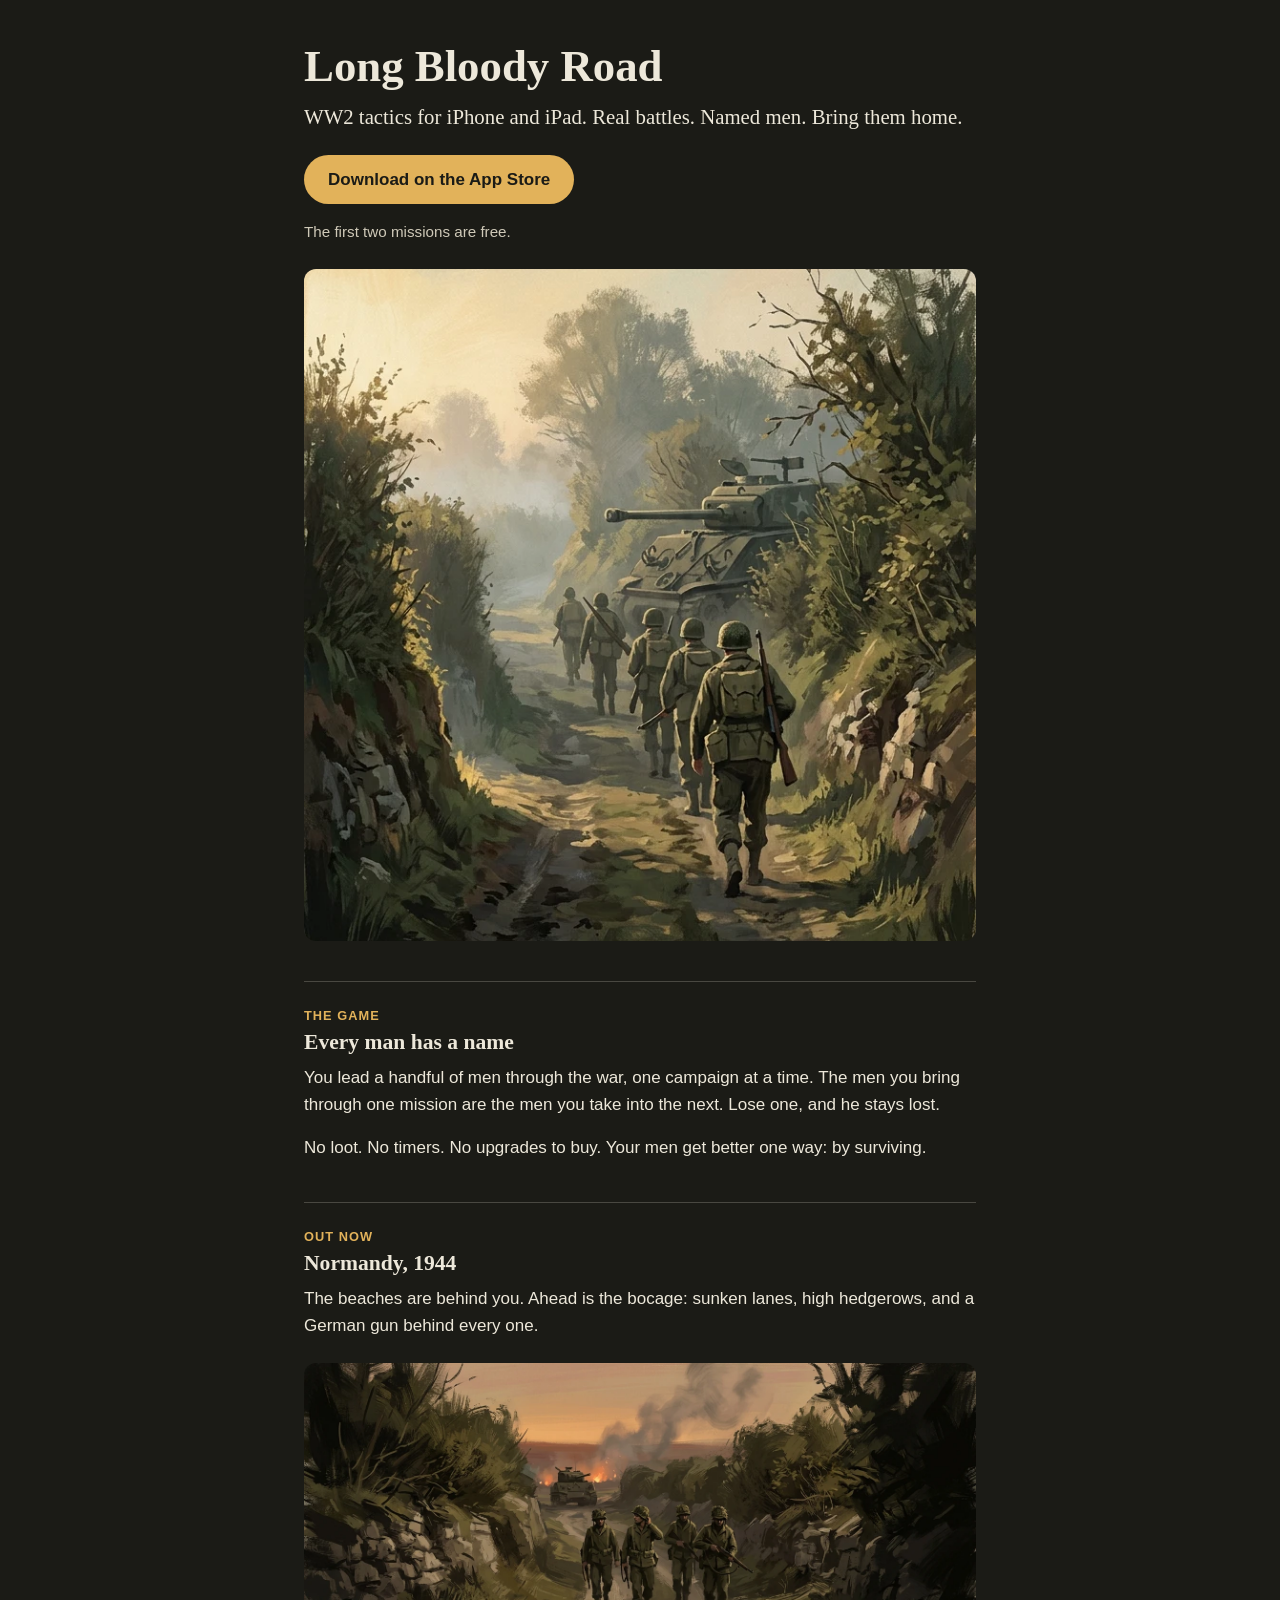
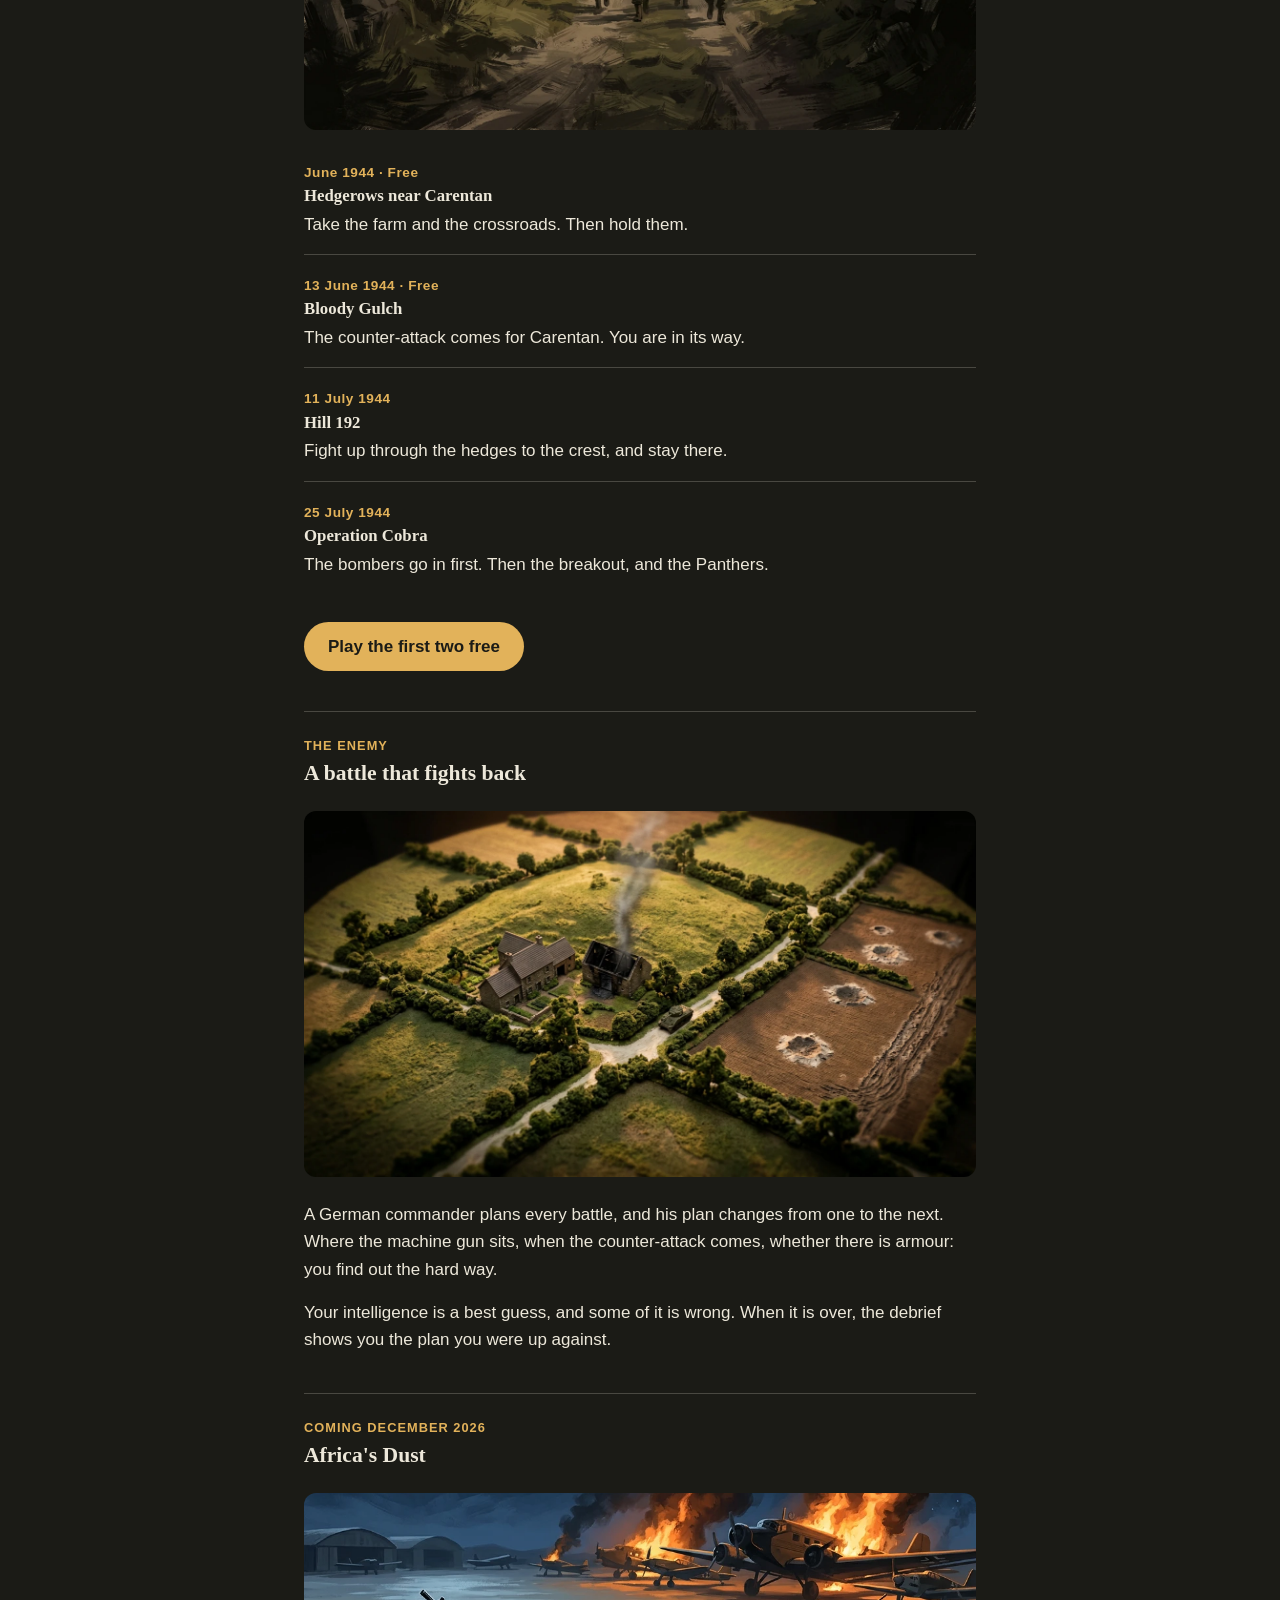
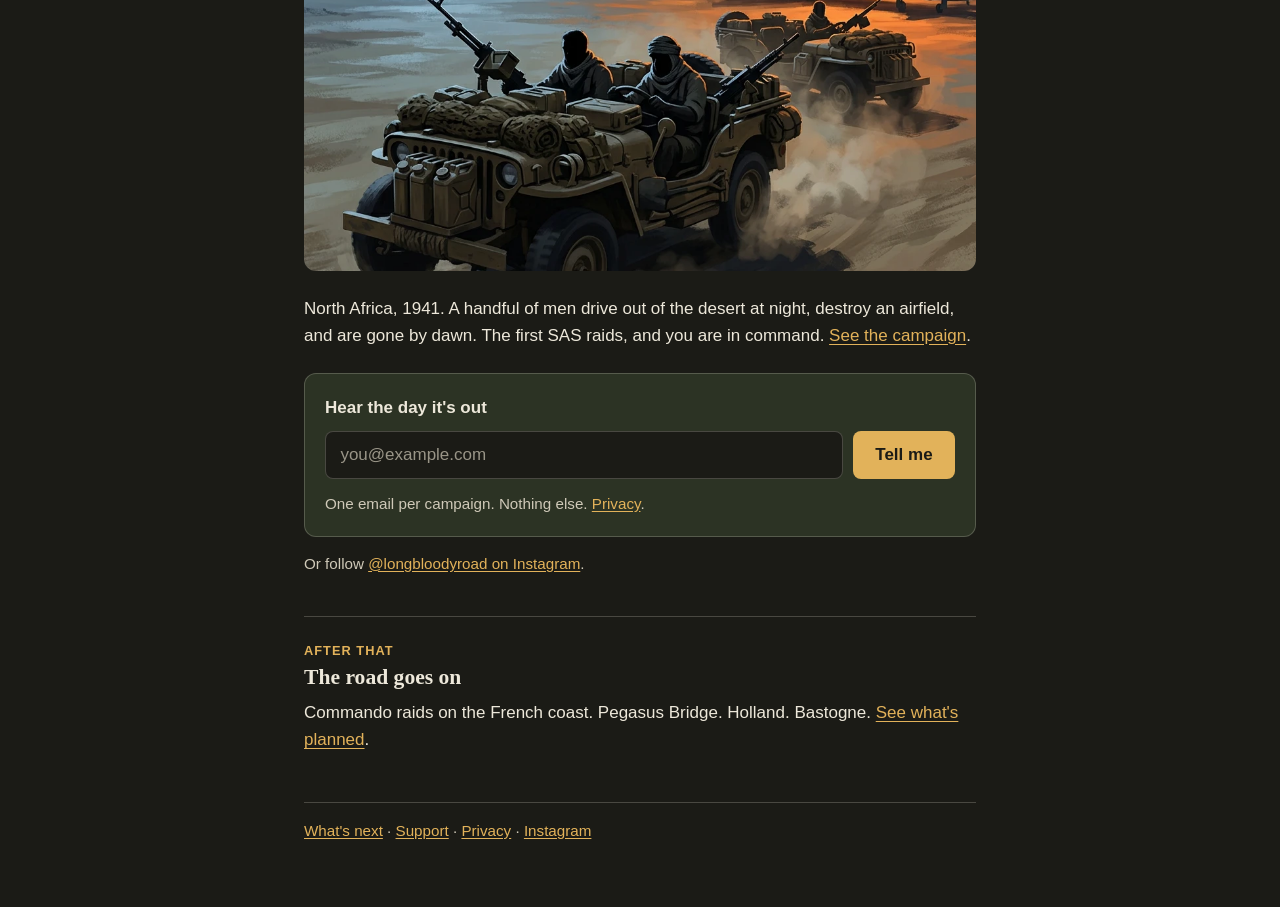
<file: index.html>
<!doctype html>
<html lang="en-GB">
<head>
<meta charset="utf-8">
<meta name="viewport" content="width=device-width, initial-scale=1">
<title>Long Bloody Road: a WW2 tactics game for iPhone and iPad</title>
<meta name="description" content="Long Bloody Road is a WW2 tactics game for iPhone and iPad. Real battles, named men, and one job: bring them home. The first two missions are free.">
<meta name="apple-itunes-app" content="app-id=6830581386">
<meta property="og:type" content="website">
<meta property="og:title" content="Long Bloody Road">
<meta property="og:image" content="https://longbloodyroad.com/art/normandy-lane-dusk.webp">
<meta property="og:description" content="WW2 tactics for iPhone and iPad. Real battles. Named men. Bring them home. The first two missions are free.">
<link rel="stylesheet" href="style.css">
</head>
<body class="campaign">
<main>
  <header class="hero">
    <h1>Long Bloody Road</h1>
    <p class="standfirst">WW2 tactics for iPhone and iPad. Real battles. Named men. Bring them home.</p>
    <p><a class="cta" href="https://apps.apple.com/app/id6830581386">Download on the App Store</a></p>
    <p class="note">The first two missions are free.</p>
  </header>

  <img class="art lane" src="art/normandy-lane-dawn.webp" width="704" height="1520" alt="Painting of American soldiers walking up a sunken Normandy lane at dawn towards a Sherman tank.">

  <section aria-labelledby="men">
    <p class="label">The game</p>
    <h2 id="men">Every man has a name</h2>
    <p>You lead a handful of men through the war, one campaign at a time. The men you bring through one mission are the men you take into the next. Lose one, and he stays lost.</p>
    <p>No loot. No timers. No upgrades to buy. Your men get better one way: by surviving.</p>
  </section>

  <section aria-labelledby="normandy">
    <p class="label">Out now</p>
    <h2 id="normandy">Normandy, 1944</h2>
    <p>The beaches are behind you. Ahead is the bocage: sunken lanes, high hedgerows, and a German gun behind every one.</p>
    <img class="art" src="art/normandy-lane-dusk.webp" width="1408" height="768" loading="lazy" alt="Painting of four American soldiers walking down a hedgerow lane at dusk, with a Sherman tank and fires behind them.">
    <ul class="raids">
      <li>
        <span class="when">June 1944 · Free</span>
        <h3>Hedgerows near Carentan</h3>
        <p>Take the farm and the crossroads. Then hold them.</p>
      </li>
      <li>
        <span class="when">13 June 1944 · Free</span>
        <h3>Bloody Gulch</h3>
        <p>The counter-attack comes for Carentan. You are in its way.</p>
      </li>
      <li>
        <span class="when">11 July 1944</span>
        <h3>Hill 192</h3>
        <p>Fight up through the hedges to the crest, and stay there.</p>
      </li>
      <li>
        <span class="when">25 July 1944</span>
        <h3>Operation Cobra</h3>
        <p>The bombers go in first. Then the breakout, and the Panthers.</p>
      </li>
    </ul>
    <p><a class="cta" href="https://apps.apple.com/app/id6830581386">Play the first two free</a></p>
  </section>

  <section aria-labelledby="enemy">
    <p class="label">The enemy</p>
    <h2 id="enemy">A battle that fights back</h2>
    <img class="art" src="art/normandy-battlefield.webp" width="1408" height="768" loading="lazy" alt="A Normandy battlefield seen from above: a farm, a burnt-out barn, hedgerows, a crossroads and a tank on the road.">
    <p>A German commander plans every battle, and his plan changes from one to the next. Where the machine gun sits, when the counter-attack comes, whether there is armour: you find out the hard way.</p>
    <p>Your intelligence is a best guess, and some of it is wrong. When it is over, the debrief shows you the plan you were up against.</p>
  </section>

  <section aria-labelledby="africa">
    <p class="label">Coming December 2026</p>
    <h2 id="africa">Africa's Dust</h2>
    <a href="africas-dust.html"><img class="art wide" src="art/night-raid.webp" width="1024" height="1024" loading="lazy" alt="Painting of two jeeps with mounted machine guns driving away from burning aircraft on a desert airfield at night."></a>
    <p>North Africa, 1941. A handful of men drive out of the desert at night, destroy an airfield, and are gone by dawn. The first SAS raids, and you are in command. <a href="africas-dust.html">See the campaign</a>.</p>

    <form class="signup" action="https://buttondown.com/api/emails/embed-subscribe/longbloodyroad" method="post">
      <label for="email">Hear the day it's out</label>
      <div class="signup-row">
        <input type="email" id="email" name="email" autocomplete="email" placeholder="you@example.com" required>
        <button type="submit">Tell me</button>
      </div>
      <p class="note">One email per campaign. Nothing else. <a href="privacy.html">Privacy</a>.</p>
    </form>
    <p class="note follow">Or follow <a href="https://www.instagram.com/longbloodyroad/">@longbloodyroad on Instagram</a>.</p>
  </section>

  <section aria-labelledby="after">
    <p class="label">After that</p>
    <h2 id="after">The road goes on</h2>
    <p>Commando raids on the French coast. Pegasus Bridge. Holland. Bastogne. <a href="roadmap.html">See what's planned</a>.</p>
  </section>

  <footer>
    <a href="roadmap.html">What's next</a> · <a href="support.html">Support</a> · <a href="privacy.html">Privacy</a> · <a href="https://www.instagram.com/longbloodyroad/">Instagram</a>
  </footer>
</main>
</body>
</html>
</file>
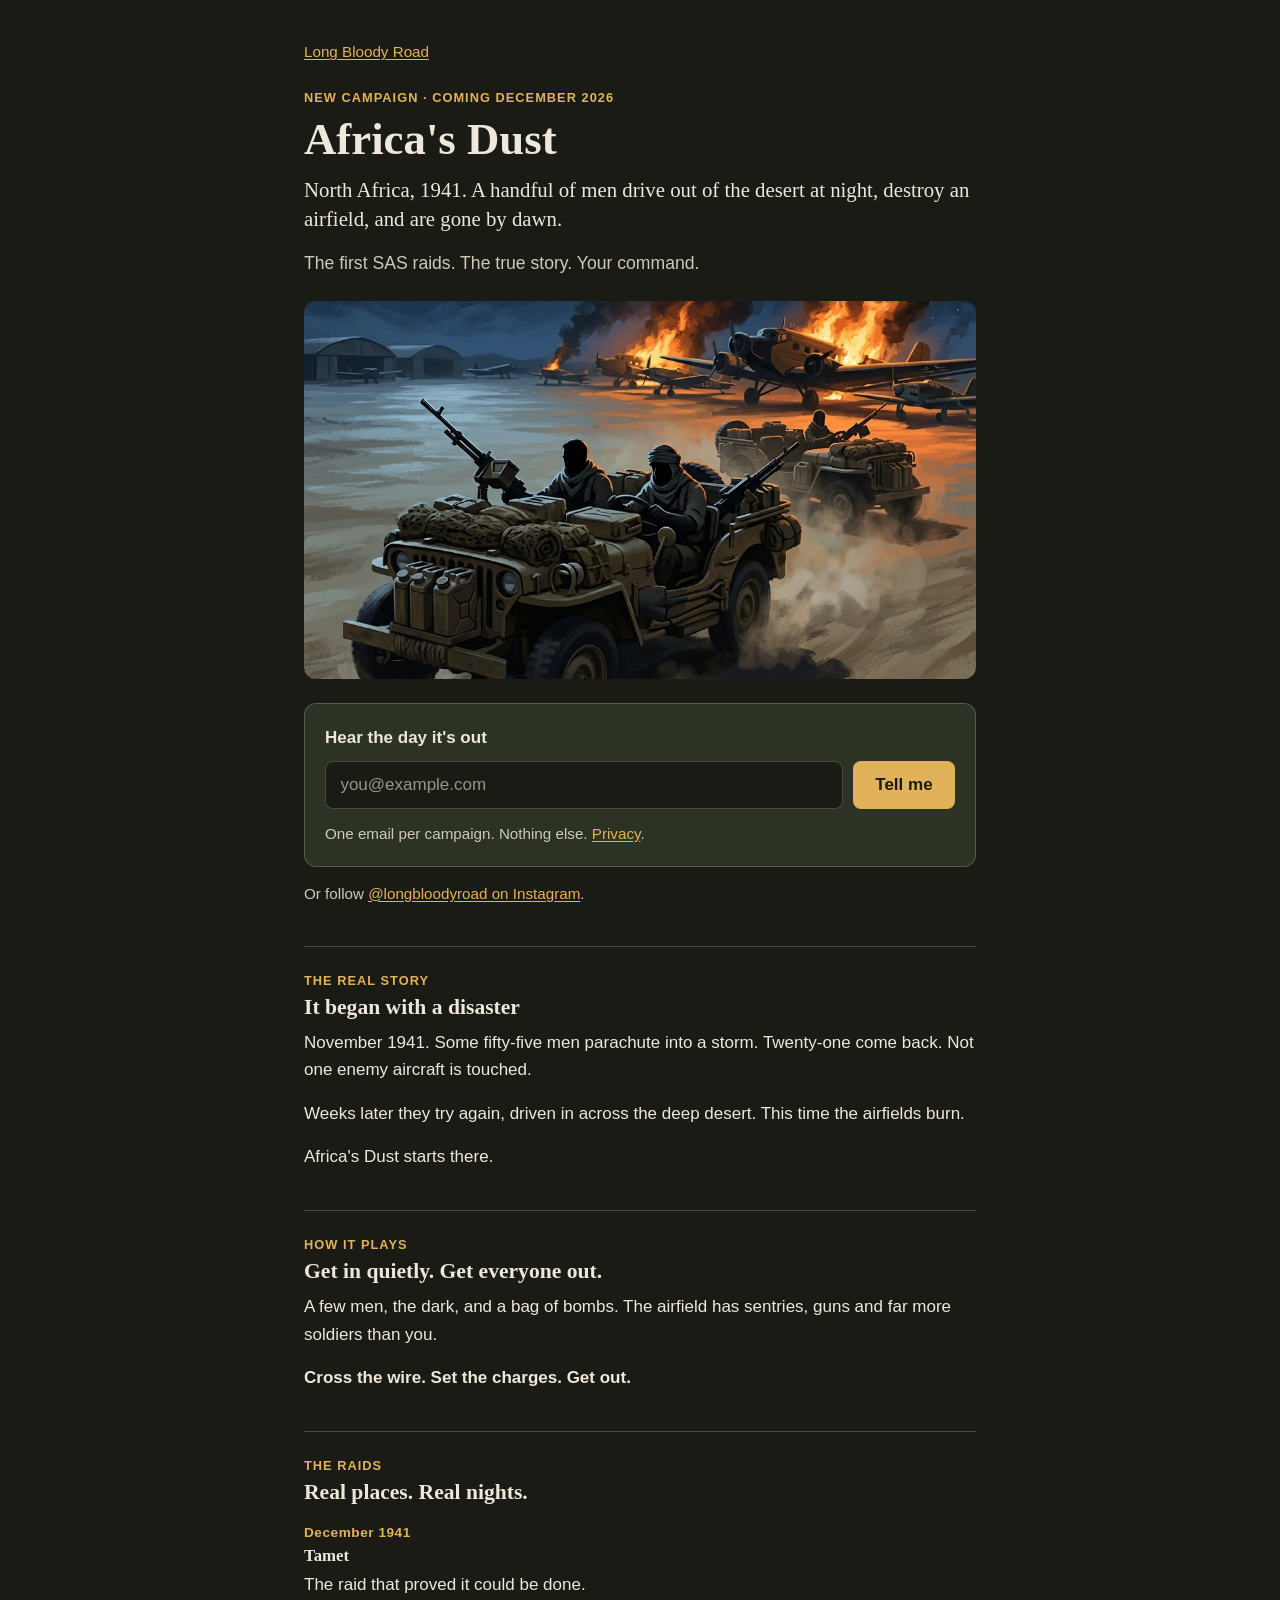
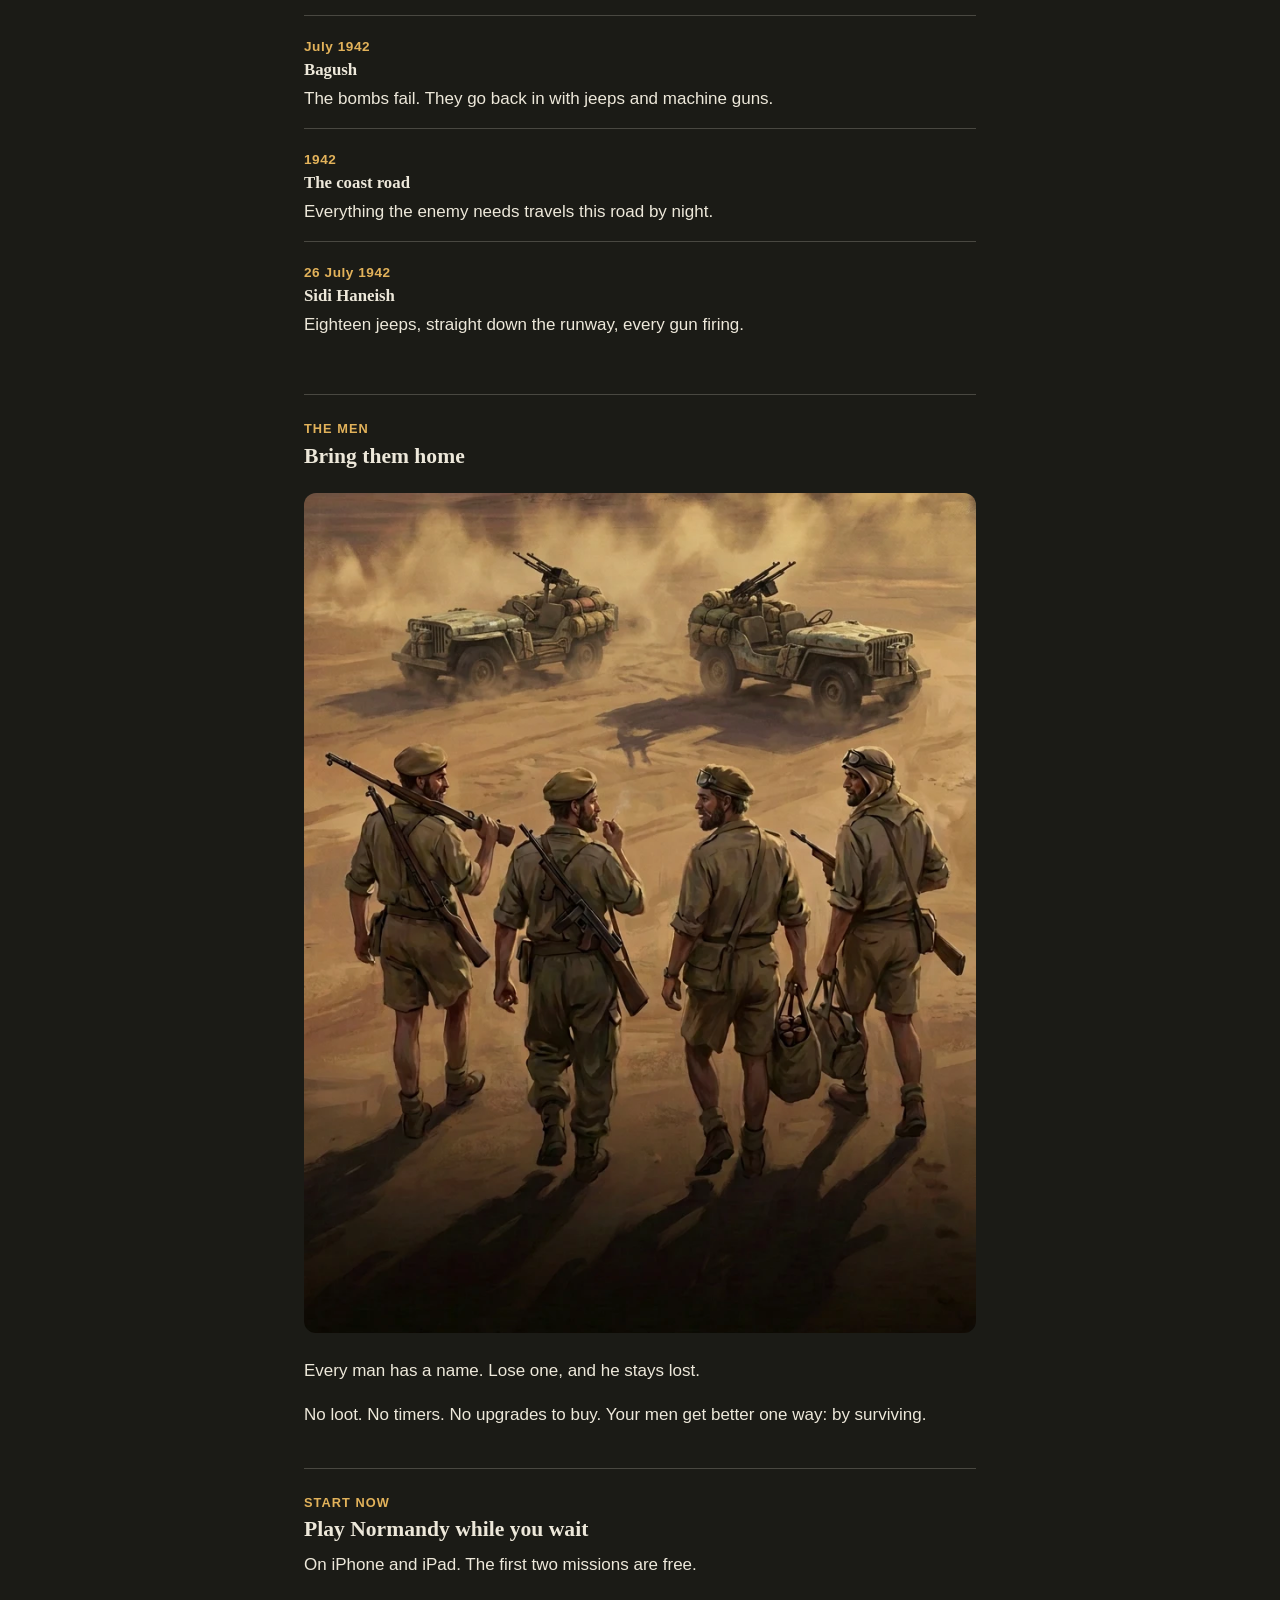
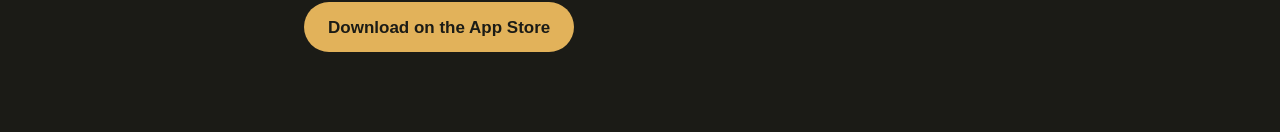
<file: africas-dust.html>
<!doctype html>
<html lang="en-GB">
<head>
<meta charset="utf-8">
<meta name="viewport" content="width=device-width, initial-scale=1">
<title>Africa's Dust: the first SAS raids, North Africa 1941 | Long Bloody Road</title>
<meta name="description" content="Africa's Dust is a WW2 tactics campaign for iPhone and iPad. Lead the first SAS raids on desert airfields in North Africa, 1941 to 1942, and bring your men home.">
<meta name="apple-itunes-app" content="app-id=6830581386">
<meta property="og:type" content="website">
<meta property="og:title" content="Africa's Dust: the first SAS raids, North Africa 1941">
<meta property="og:image" content="https://longbloodyroad.com/art/night-raid.webp">
<meta property="og:description" content="A WW2 tactics campaign for iPhone and iPad. Cross the desert by night, raid the airfields, and bring your men home.">
<link rel="stylesheet" href="style.css">
</head>
<body class="campaign">
<main>
  <p class="back"><a href="./">Long Bloody Road</a></p>

  <header class="hero">
    <p class="label">New campaign · Coming December 2026</p>
    <h1>Africa's Dust</h1>
    <p class="standfirst">North Africa, 1941. A handful of men drive out of the desert at night, destroy an airfield, and are gone by dawn.</p>
    <p class="lede">The first SAS raids. The true story. Your command.</p>
  </header>

  <img class="art wide" src="art/night-raid.webp" width="1024" height="1024" alt="Painting of two jeeps with mounted machine guns driving away from burning aircraft on a desert airfield at night.">

  <form class="signup" action="https://buttondown.com/api/emails/embed-subscribe/longbloodyroad" method="post">
    <label for="email">Hear the day it's out</label>
    <div class="signup-row">
      <input type="email" id="email" name="email" autocomplete="email" placeholder="you@example.com" required>
      <button type="submit">Tell me</button>
    </div>
    <p class="note">One email per campaign. Nothing else. <a href="privacy.html">Privacy</a>.</p>
  </form>
  <p class="note follow">Or follow <a href="https://www.instagram.com/longbloodyroad/">@longbloodyroad on Instagram</a>.</p>

  <section aria-labelledby="story">
    <p class="label">The real story</p>
    <h2 id="story">It began with a disaster</h2>
    <p>November 1941. Some fifty-five men parachute into a storm. Twenty-one come back. Not one enemy aircraft is touched.</p>
    <p>Weeks later they try again, driven in across the deep desert. This time the airfields burn.</p>
    <p>Africa's Dust starts there.</p>
  </section>

  <section aria-labelledby="play">
    <p class="label">How it plays</p>
    <h2 id="play">Get in quietly. Get everyone out.</h2>
    <p>A few men, the dark, and a bag of bombs. The airfield has sentries, guns and far more soldiers than you.</p>
    <p><strong>Cross the wire. Set the charges. Get out.</strong></p>
  </section>

  <section aria-labelledby="raids">
    <p class="label">The raids</p>
    <h2 id="raids">Real places. Real nights.</h2>
    <ul class="raids">
      <li>
        <span class="when">December 1941</span>
        <h3>Tamet</h3>
        <p>The raid that proved it could be done.</p>
      </li>
      <li>
        <span class="when">July 1942</span>
        <h3>Bagush</h3>
        <p>The bombs fail. They go back in with jeeps and machine guns.</p>
      </li>
      <li>
        <span class="when">1942</span>
        <h3>The coast road</h3>
        <p>Everything the enemy needs travels this road by night.</p>
      </li>
      <li>
        <span class="when">26 July 1942</span>
        <h3>Sidi Haneish</h3>
        <p>Eighteen jeeps, straight down the runway, every gun firing.</p>
      </li>
    </ul>
  </section>

  <section aria-labelledby="men">
    <p class="label">The men</p>
    <h2 id="men">Bring them home</h2>
    <img class="art men" src="art/the-men.webp" width="768" height="1376" loading="lazy" alt="Painting of four soldiers in desert kit walking towards two jeeps at dusk, seen from behind.">
    <p>Every man has a name. Lose one, and he stays lost.</p>
    <p>No loot. No timers. No upgrades to buy. Your men get better one way: by surviving.</p>
  </section>

  <section aria-labelledby="start">
    <p class="label">Start now</p>
    <h2 id="start">Play Normandy while you wait</h2>
    <p>On iPhone and iPad. The first two missions are free.</p>
    <p><a class="cta" href="https://apps.apple.com/app/id6830581386">Download on the App Store</a></p>
  </section>
</main>
</body>
</html>
</file>
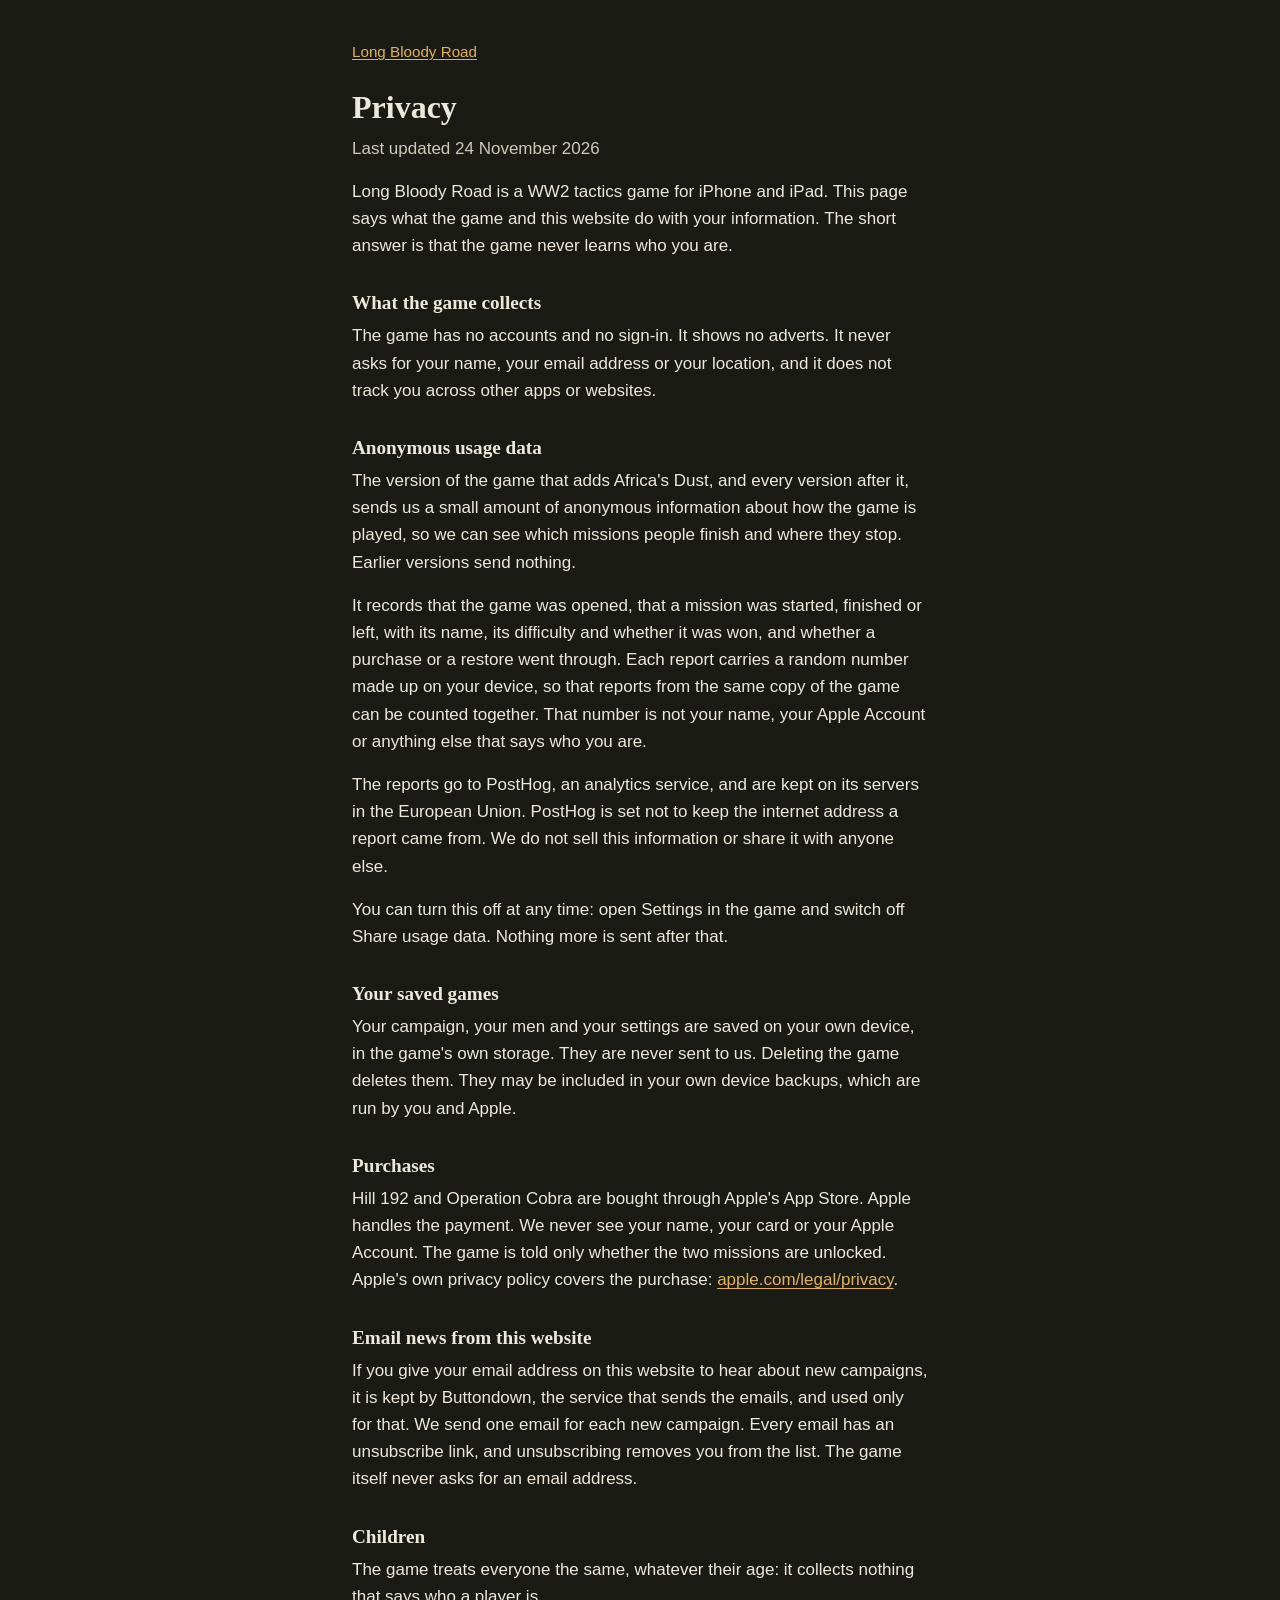
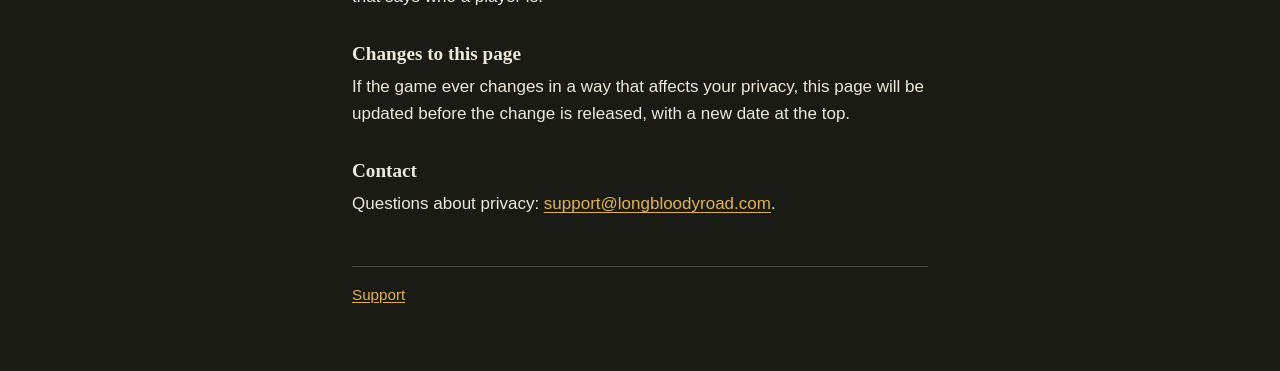
<file: privacy.html>
<!doctype html>
<html lang="en-GB">
<head>
<meta charset="utf-8">
<meta name="viewport" content="width=device-width, initial-scale=1">
<title>Long Bloody Road: privacy</title>
<meta name="description" content="Privacy policy for Long Bloody Road, a WW2 tactics game for iPhone and iPad. What the game and this website collect, and what they do not.">
<link rel="stylesheet" href="style.css">
</head>
<body>
<main>
  <p class="back"><a href="./">Long Bloody Road</a></p>
  <h1>Privacy</h1>
  <p class="date">Last updated 24 November 2026</p>

  <p>Long Bloody Road is a WW2 tactics game for iPhone and iPad. This page says what the game and this website do with your information. The short answer is that the game never learns who you are.</p>

  <h2>What the game collects</h2>
  <p>The game has no accounts and no sign-in. It shows no adverts. It never asks for your name, your email address or your location, and it does not track you across other apps or websites.</p>

  <h2>Anonymous usage data</h2>
  <p>The version of the game that adds Africa's Dust, and every version after it, sends us a small amount of anonymous information about how the game is played, so we can see which missions people finish and where they stop. Earlier versions send nothing.</p>
  <p>It records that the game was opened, that a mission was started, finished or left, with its name, its difficulty and whether it was won, and whether a purchase or a restore went through. Each report carries a random number made up on your device, so that reports from the same copy of the game can be counted together. That number is not your name, your Apple Account or anything else that says who you are.</p>
  <p>The reports go to PostHog, an analytics service, and are kept on its servers in the European Union. PostHog is set not to keep the internet address a report came from. We do not sell this information or share it with anyone else.</p>
  <p>You can turn this off at any time: open Settings in the game and switch off Share usage data. Nothing more is sent after that.</p>

  <h2>Your saved games</h2>
  <p>Your campaign, your men and your settings are saved on your own device, in the game's own storage. They are never sent to us. Deleting the game deletes them. They may be included in your own device backups, which are run by you and Apple.</p>

  <h2>Purchases</h2>
  <p>Hill 192 and Operation Cobra are bought through Apple's App Store. Apple handles the payment. We never see your name, your card or your Apple Account. The game is told only whether the two missions are unlocked. Apple's own privacy policy covers the purchase: <a href="https://www.apple.com/legal/privacy/">apple.com/legal/privacy</a>.</p>

  <h2>Email news from this website</h2>
  <p>If you give your email address on this website to hear about new campaigns, it is kept by Buttondown, the service that sends the emails, and used only for that. We send one email for each new campaign. Every email has an unsubscribe link, and unsubscribing removes you from the list. The game itself never asks for an email address.</p>

  <h2>Children</h2>
  <p>The game treats everyone the same, whatever their age: it collects nothing that says who a player is.</p>

  <h2>Changes to this page</h2>
  <p>If the game ever changes in a way that affects your privacy, this page will be updated before the change is released, with a new date at the top.</p>

  <h2>Contact</h2>
  <p>Questions about privacy: <a href="mailto:support@longbloodyroad.com">support@longbloodyroad.com</a>.</p>

  <footer><a href="support.html">Support</a></footer>
</main>
</body>
</html>
</file>
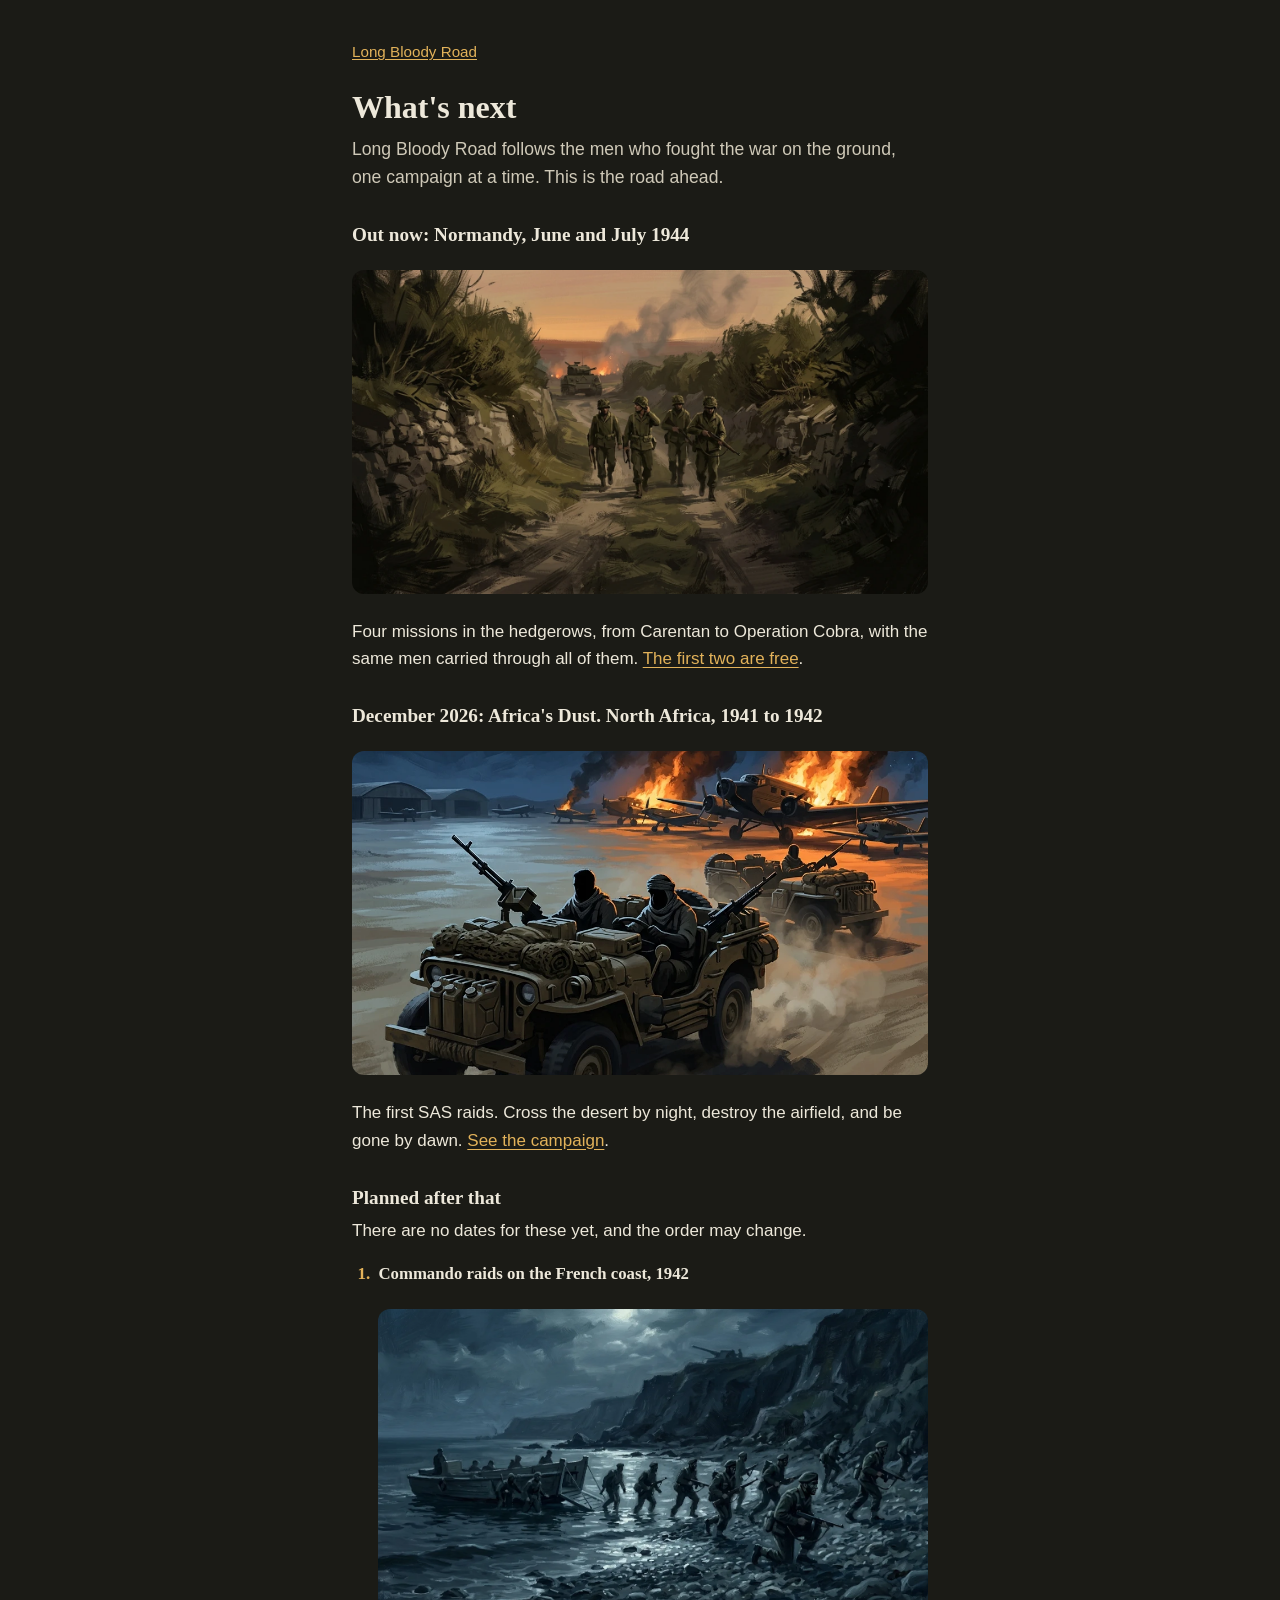
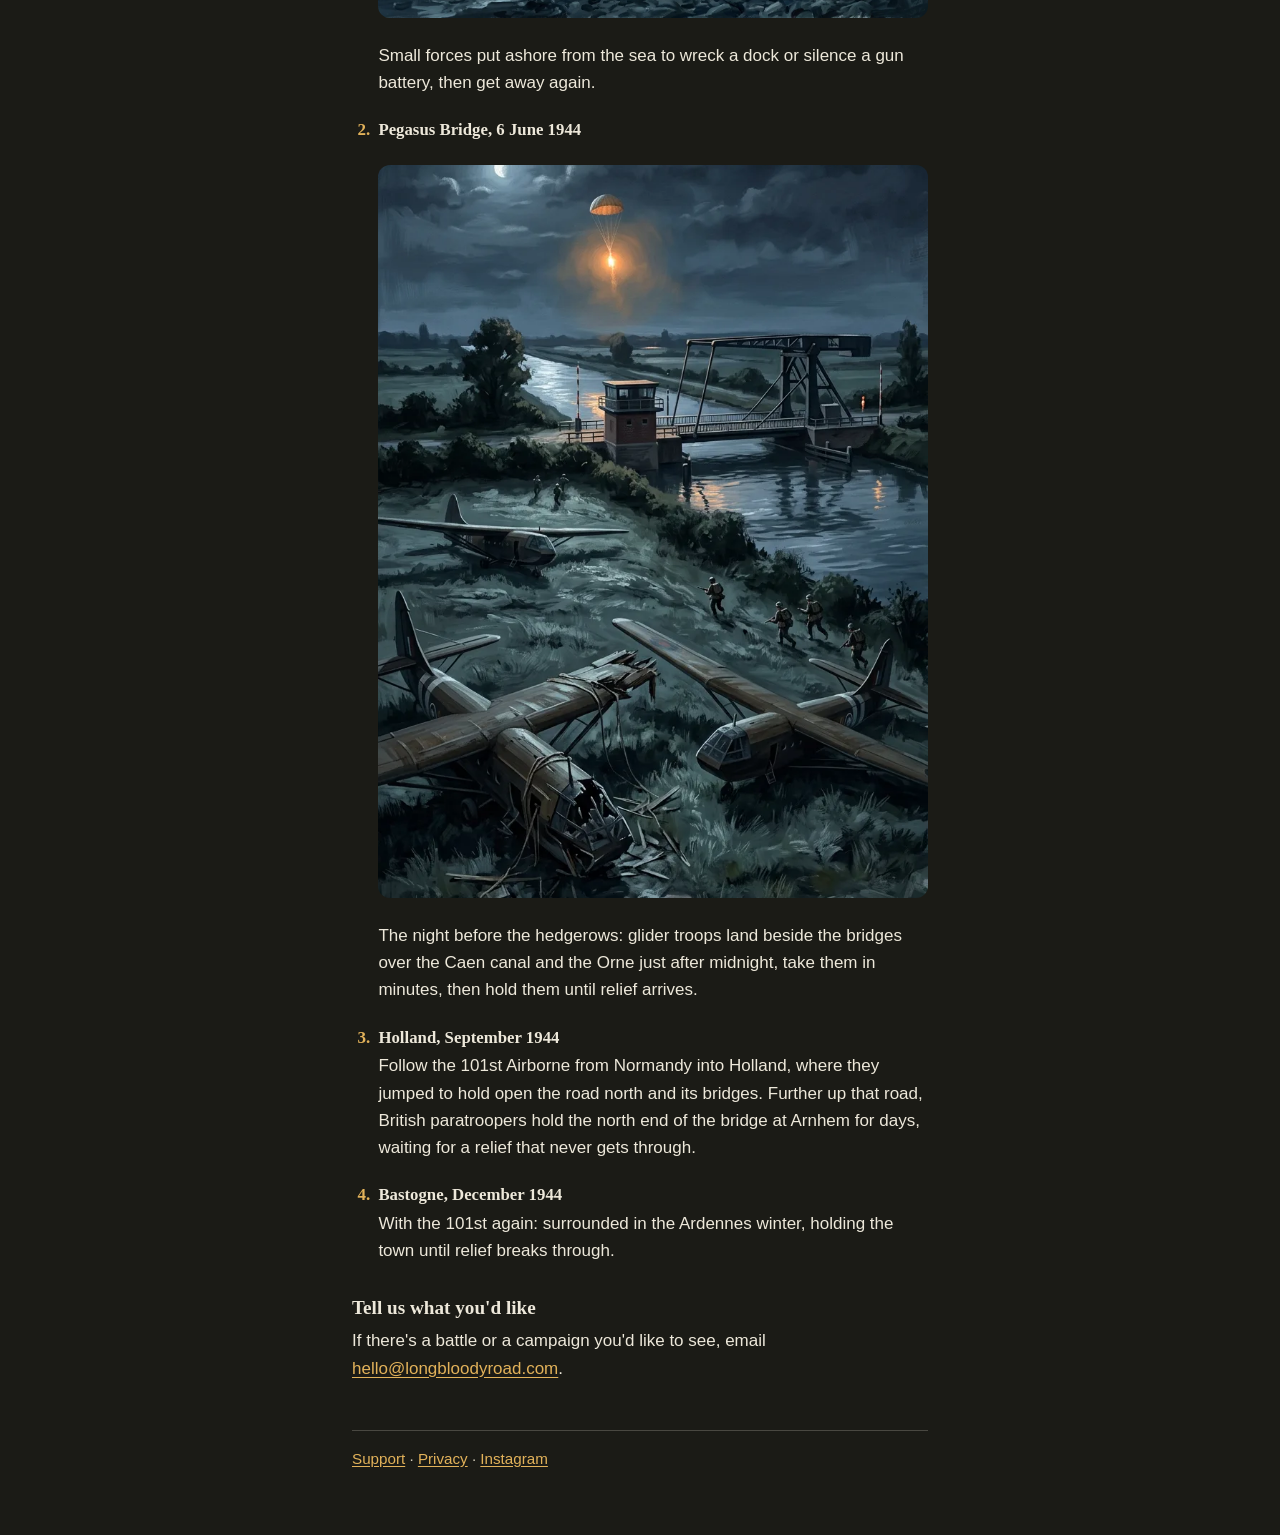
<file: roadmap.html>
<!doctype html>
<html lang="en-GB">
<head>
<meta charset="utf-8">
<meta name="viewport" content="width=device-width, initial-scale=1">
<title>Long Bloody Road: what's next</title>
<meta name="description" content="The campaigns planned for Long Bloody Road, a WW2 tactics game for iPhone and iPad.">
<link rel="stylesheet" href="style.css">
</head>
<body>
<main>
  <p class="back"><a href="./">Long Bloody Road</a></p>
  <h1>What's next</h1>
  <p class="lede">Long Bloody Road follows the men who fought the war on the ground, one campaign at a time. This is the road ahead.</p>

  <h2>Out now: Normandy, June and July 1944</h2>
  <img class="art wide" src="art/normandy-lane-dusk.webp" width="1408" height="768" loading="lazy" alt="Painting of four American soldiers walking down a hedgerow lane at dusk, with a Sherman tank and fires behind them.">
  <p>Four missions in the hedgerows, from Carentan to Operation Cobra, with the same men carried through all of them. <a href="https://apps.apple.com/app/id6830581386">The first two are free</a>.</p>

  <h2>December 2026: Africa's Dust. North Africa, 1941 to 1942</h2>
  <a href="africas-dust.html"><img class="art wide" src="art/night-raid.webp" width="1024" height="1024" loading="lazy" alt="Painting of two jeeps with mounted machine guns driving away from burning aircraft on a desert airfield at night."></a>
  <p>The first SAS raids. Cross the desert by night, destroy the airfield, and be gone by dawn. <a href="africas-dust.html">See the campaign</a>.</p>

  <h2>Planned after that</h2>
  <p>There are no dates for these yet, and the order may change.</p>
  <ol class="plans">
    <li>
      <h3>Commando raids on the French coast, 1942</h3>
      <img class="art wide" src="art/commando-raid.webp" width="1408" height="768" loading="lazy" alt="Painting of British commandos in woollen caps wading ashore from a small landing craft at night, moving up a rocky beach below cliffs with a gun on top.">
      <p>Small forces put ashore from the sea to wreck a dock or silence a gun battery, then get away again.</p>
    </li>
    <li>
      <h3>Pegasus Bridge, 6 June 1944</h3>
      <img class="art bridge" src="art/pegasus-bridge.webp" width="768" height="1376" loading="lazy" alt="Painting of three wooden gliders landed in a field beside a canal at night, with soldiers running towards a lifting bridge under a falling flare.">
      <p>The night before the hedgerows: glider troops land beside the bridges over the Caen canal and the Orne just after midnight, take them in minutes, then hold them until relief arrives.</p>
    </li>
    <li>
      <h3>Holland, September 1944</h3>
      <p>Follow the 101st Airborne from Normandy into Holland, where they jumped to hold open the road north and its bridges. Further up that road, British paratroopers hold the north end of the bridge at Arnhem for days, waiting for a relief that never gets through.</p>
    </li>
    <li>
      <h3>Bastogne, December 1944</h3>
      <p>With the 101st again: surrounded in the Ardennes winter, holding the town until relief breaks through.</p>
    </li>
  </ol>

  <h2>Tell us what you'd like</h2>
  <p>If there's a battle or a campaign you'd like to see, email <a href="mailto:hello@longbloodyroad.com">hello@longbloodyroad.com</a>.</p>

  <footer><a href="support.html">Support</a> · <a href="privacy.html">Privacy</a> · <a href="https://www.instagram.com/longbloodyroad/">Instagram</a></footer>
</main>
</body>
</html>
</file>
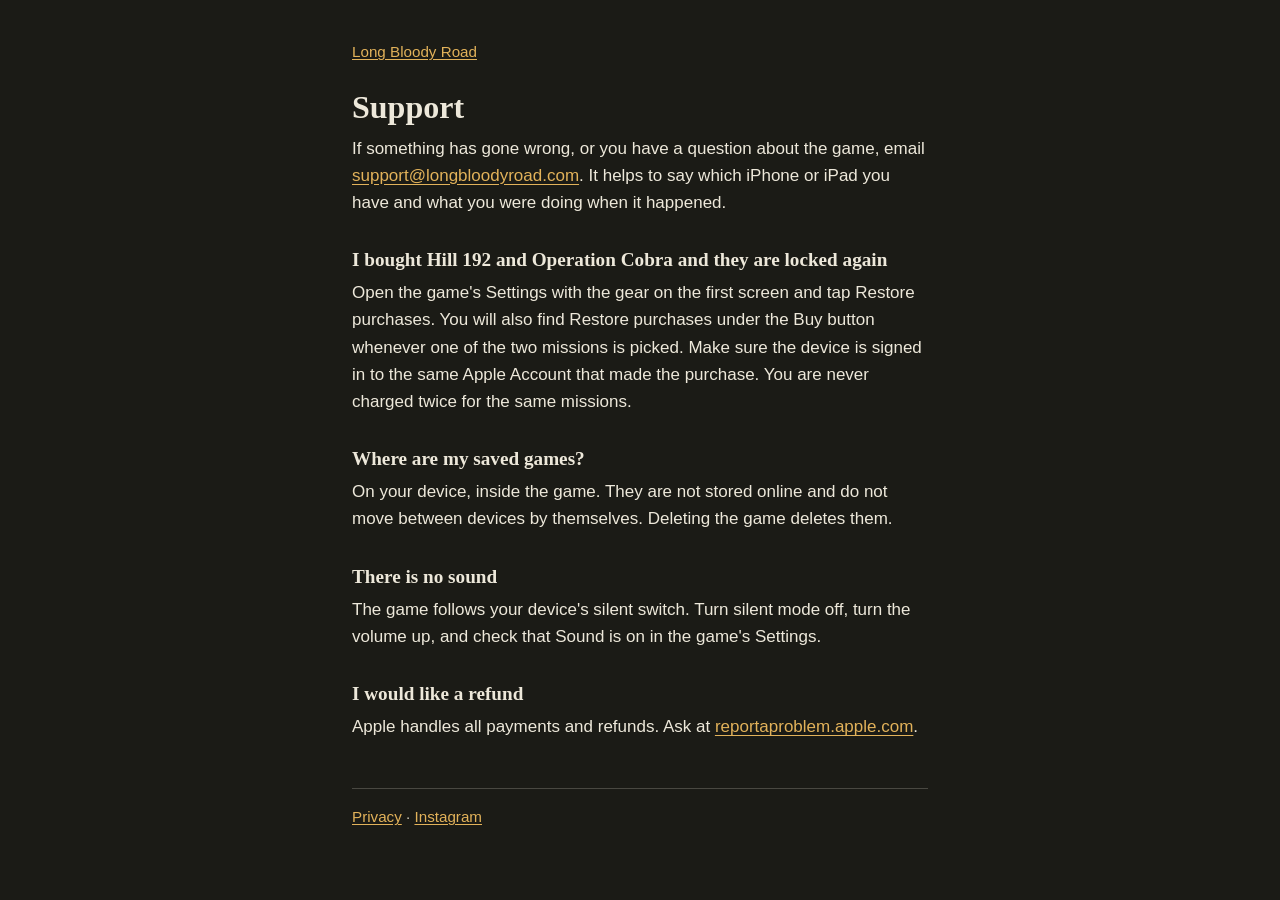
<file: support.html>
<!doctype html>
<html lang="en-GB">
<head>
<meta charset="utf-8">
<meta name="viewport" content="width=device-width, initial-scale=1">
<title>Long Bloody Road: support</title>
<meta name="description" content="Help with Long Bloody Road, a WW2 tactics game for iPhone and iPad.">
<link rel="stylesheet" href="style.css">
</head>
<body>
<main>
  <p class="back"><a href="./">Long Bloody Road</a></p>
  <h1>Support</h1>

  <p>If something has gone wrong, or you have a question about the game, email <a href="mailto:support@longbloodyroad.com">support@longbloodyroad.com</a>. It helps to say which iPhone or iPad you have and what you were doing when it happened.</p>

  <h2>I bought Hill 192 and Operation Cobra and they are locked again</h2>
  <p>Open the game's Settings with the gear on the first screen and tap Restore purchases. You will also find Restore purchases under the Buy button whenever one of the two missions is picked. Make sure the device is signed in to the same Apple Account that made the purchase. You are never charged twice for the same missions.</p>

  <h2>Where are my saved games?</h2>
  <p>On your device, inside the game. They are not stored online and do not move between devices by themselves. Deleting the game deletes them.</p>

  <h2>There is no sound</h2>
  <p>The game follows your device's silent switch. Turn silent mode off, turn the volume up, and check that Sound is on in the game's Settings.</p>

  <h2>I would like a refund</h2>
  <p>Apple handles all payments and refunds. Ask at <a href="https://reportaproblem.apple.com">reportaproblem.apple.com</a>.</p>

  <footer><a href="privacy.html">Privacy</a> · <a href="https://www.instagram.com/longbloodyroad/">Instagram</a></footer>
</main>
</body>
</html>
</file>
<file: style.css>
:root {
  --night: #1b1b16;
  --panel: #2c3324;
  --parchment: #ede8da;
  --parchment-dim: #cfc9b8;
  --brass: #e2b25a;
  --line: rgba(237, 232, 218, 0.22);
}

* { box-sizing: border-box; }

html { -webkit-text-size-adjust: 100%; }

body {
  margin: 0;
  background: var(--night);
  color: var(--parchment);
  font: 17px/1.6 -apple-system, BlinkMacSystemFont, "Segoe UI", Helvetica, Arial, sans-serif;
}

main {
  max-width: 38rem;
  margin: 0 auto;
  padding: 2.5rem 1rem 4rem;
}

h1, h2 {
  font-family: Georgia, "Times New Roman", serif;
  font-weight: 700;
  line-height: 1.2;
}

h1 { font-size: 2rem; margin: 0 0 0.5rem; }

h2 { font-size: 1.2rem; margin: 2rem 0 0.5rem; }

p { margin: 0 0 1rem; }

a { color: var(--brass); text-underline-offset: 0.15em; }

a:focus-visible { outline: 2px solid var(--brass); outline-offset: 3px; border-radius: 2px; }

.date, .back { color: var(--parchment-dim); }

.back { margin-bottom: 1.5rem; font-size: 0.95rem; }

.lede { font-size: 1.1rem; color: var(--parchment-dim); }

.links { list-style: none; padding: 0; margin: 2rem 0 0; display: flex; gap: 1rem; flex-wrap: wrap; }

.links a {
  display: inline-block;
  min-height: 44px;
  padding: 0.6rem 1.2rem;
  border: 1px solid var(--line);
  border-radius: 999px;
  background: var(--panel);
  color: var(--parchment);
  text-decoration: none;
}

.links a:hover, .links a:focus-visible { border-color: var(--brass); }

footer {
  margin-top: 3rem;
  padding-top: 1rem;
  border-top: 1px solid var(--line);
  color: var(--parchment-dim);
  font-size: 0.95rem;
}

h3 {
  font-family: Georgia, "Times New Roman", serif;
  font-size: 1.05rem;
  line-height: 1.3;
  margin: 0 0 0.25rem;
}

.plans { padding-left: 1.4rem; margin: 0 0 1rem; }

.plans li { margin: 0 0 1.25rem; padding-left: 0.25rem; }

.plans li::marker { color: var(--brass); font-family: Georgia, "Times New Roman", serif; font-weight: 700; }

/* Home page */

.hero { margin-bottom: 1rem; }

.hero h1 { font-size: 2.4rem; }

.cta {
  display: inline-block;
  min-height: 44px;
  margin-top: 0.5rem;
  padding: 0.7rem 1.5rem;
  border-radius: 999px;
  background: var(--brass);
  color: var(--night);
  font-weight: 600;
  text-decoration: none;
}

.cta:hover { background: var(--parchment); }

.note { color: var(--parchment-dim); font-size: 0.95rem; }

section { margin-top: 2.5rem; padding-top: 1.5rem; border-top: 1px solid var(--line); }

section h2 { margin-top: 0; font-size: 1.35rem; }

.label {
  margin: 0 0 0.25rem;
  color: var(--brass);
  font-size: 0.8rem;
  font-weight: 600;
  letter-spacing: 0.08em;
  text-transform: uppercase;
}

.signup {
  margin-top: 1.5rem;
  padding: 1.25rem;
  border: 1px solid var(--line);
  border-radius: 12px;
  background: var(--panel);
}

.signup label { display: block; margin-bottom: 0.6rem; font-weight: 600; }

.signup-row { display: flex; gap: 0.6rem; flex-wrap: wrap; }

.signup input {
  flex: 1 1 14rem;
  min-height: 44px;
  padding: 0.6rem 0.9rem;
  border: 1px solid var(--line);
  border-radius: 8px;
  background: var(--night);
  color: var(--parchment);
  font: inherit;
}

.signup input::placeholder { color: var(--parchment-dim); opacity: 0.7; }

.signup button {
  min-height: 44px;
  padding: 0.6rem 1.4rem;
  border: 0;
  border-radius: 8px;
  background: var(--brass);
  color: var(--night);
  font: inherit;
  font-weight: 600;
  cursor: pointer;
}

.signup button:hover { background: var(--parchment); }

.signup input:focus-visible, .signup button:focus-visible, .cta:focus-visible {
  outline: 2px solid var(--brass);
  outline-offset: 3px;
}

.signup .note { margin: 0.8rem 0 0; }

/* Campaign page */

.campaign main { max-width: 44rem; }

.campaign .hero h1 { font-size: 2.8rem; }

.standfirst { font-family: Georgia, "Times New Roman", serif; font-size: 1.3rem; line-height: 1.4; margin: 0.5rem 0 1rem; }

.placeholder {
  display: flex;
  align-items: center;
  justify-content: center;
  margin: 1.5rem 0;
  padding: 1rem;
  border: 2px dashed var(--line);
  border-radius: 12px;
  background: var(--panel);
  color: var(--parchment-dim);
  font-size: 0.9rem;
  text-align: center;
}

.placeholder.wide { aspect-ratio: 16 / 9; }

.placeholder.tall { aspect-ratio: 9 / 16; margin: 0; }

.shots { display: grid; grid-template-columns: repeat(3, minmax(0, 1fr)); gap: 0.75rem; margin: 1.5rem 0; }

.shots figure { margin: 0; }

.shots figcaption { margin-top: 0.5rem; color: var(--parchment-dim); font-size: 0.9rem; }

@media (max-width: 520px) { .shots { grid-template-columns: 1fr; } .placeholder.tall { aspect-ratio: 4 / 3; } }

.raids { list-style: none; margin: 0; padding: 0; }

.raids li { padding: 1rem 0; border-top: 1px solid var(--line); }

.raids li:first-child { border-top: 0; padding-top: 0.25rem; }

.raids .when { color: var(--brass); font-size: 0.85rem; font-weight: 600; letter-spacing: 0.04em; }

.raids p { margin: 0.25rem 0 0; }

.plain { padding-left: 1.2rem; margin: 0 0 1rem; }

.plain li { margin-bottom: 0.4rem; }

.art { display: block; width: 100%; height: auto; margin: 1.5rem 0; border-radius: 12px; object-fit: cover; }

.art.wide { aspect-ratio: 16 / 9; object-position: 50% 62%; }

.art.men { aspect-ratio: 4 / 5; object-position: 50% 60%; }

.art.bridge { aspect-ratio: 3 / 4; object-position: 50% 30%; }

.art.lane { aspect-ratio: 1 / 1; object-position: 50% 24%; }

a > .art { transition: opacity 0.15s; }

a:hover > .art, a:focus-visible > .art { opacity: 0.88; }

.raids + p { margin-top: 1.25rem; }

.follow { margin-top: 0.9rem; }
</file>
